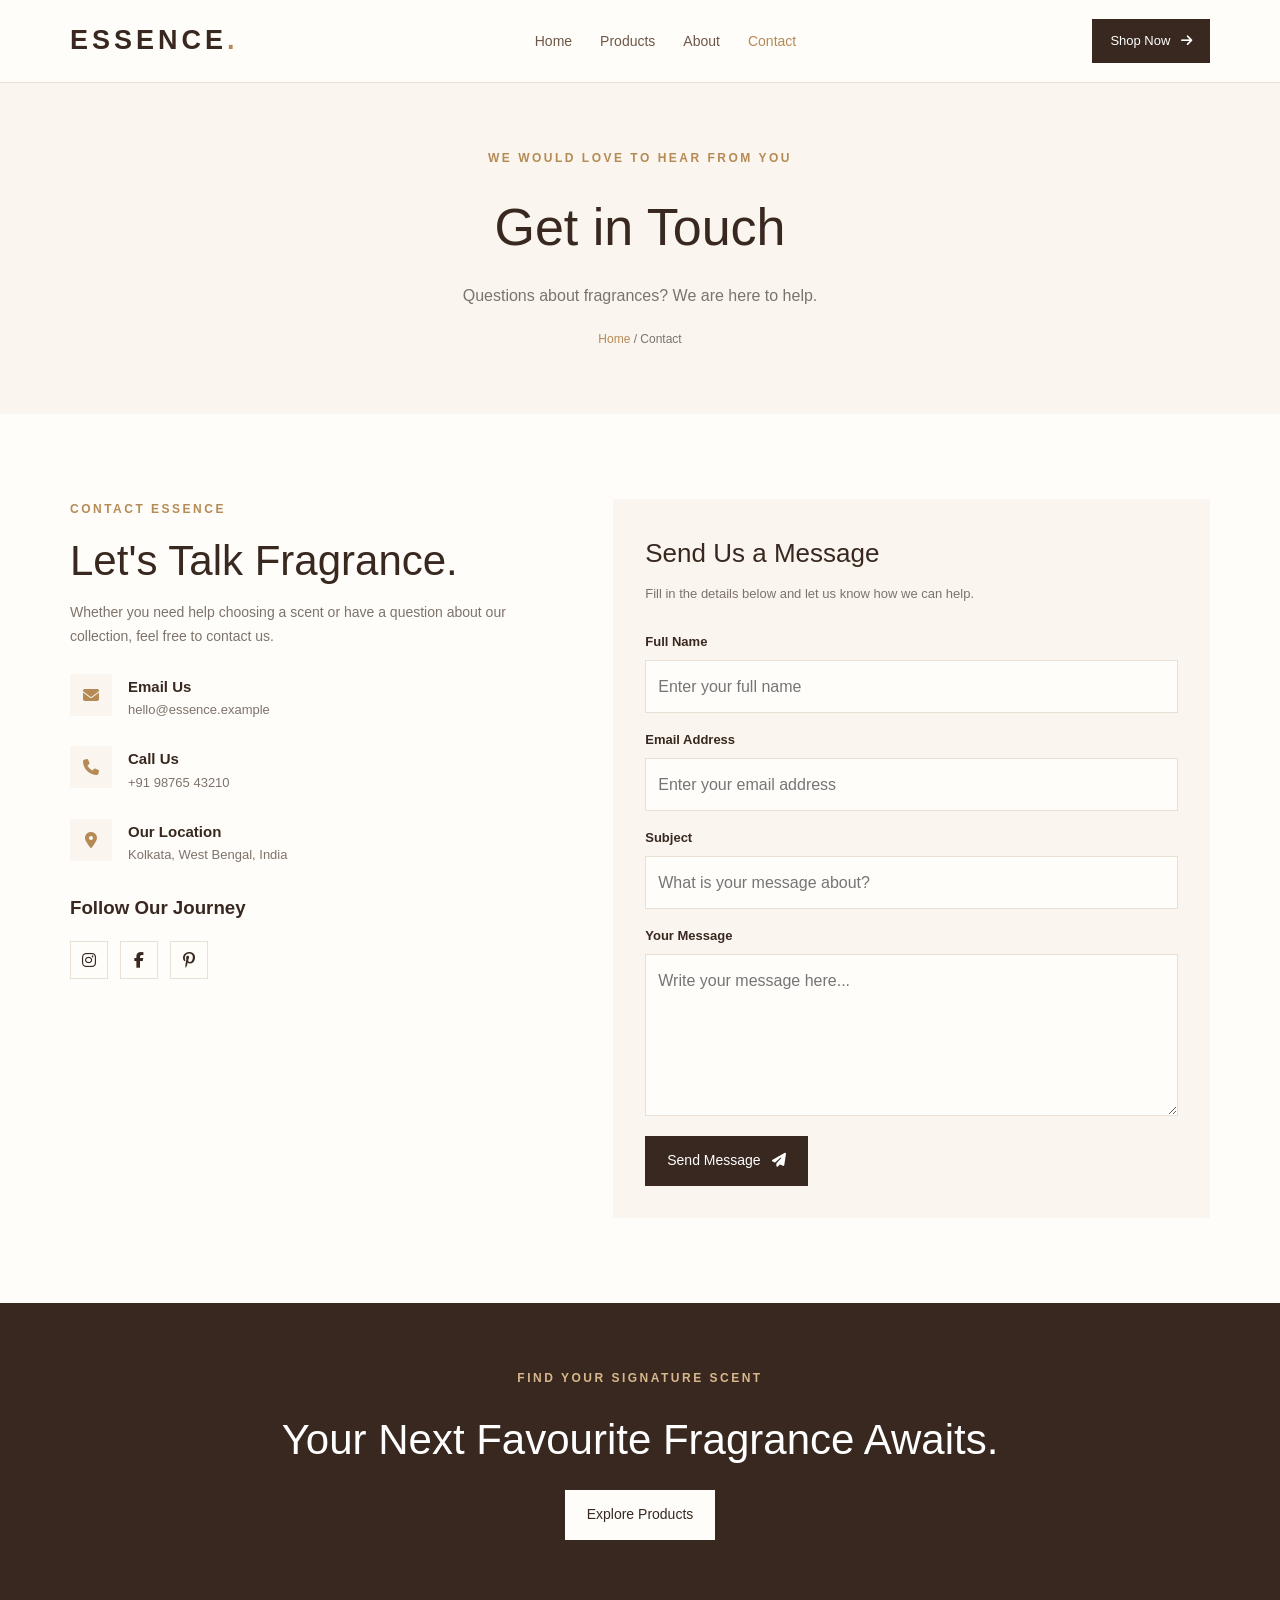
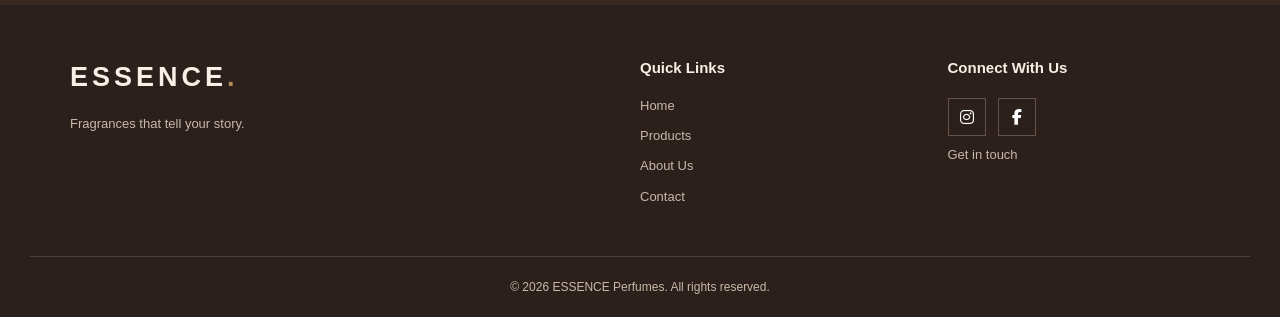
<file: perfume website/contact.html>
<!DOCTYPE html>
<html lang="en">
<head>
    <meta charset="UTF-8">
    <meta name="viewport" content="width=device-width, initial-scale=1.0">
    <title>Contact | ESSENCE</title>
    <link rel="stylesheet" href="style.css">
    <link rel="stylesheet" href="https://cdnjs.cloudflare.com/ajax/libs/font-awesome/6.7.2/css/all.min.css">
</head>
<body>

<header>
    <nav class="navbar">
        <a href="index.html" class="logo">ESSENCE<span>.</span></a>
        <ul class="nav-links">
            <li><a href="index.html">Home</a></li>
            <li><a href="products.html">Products</a></li>
            <li><a href="about.html">About</a></li>
            <li><a class="active" href="contact.html">Contact</a></li>
        </ul>
        <a href="products.html" class="nav-button">Shop Now <i class="fa-solid fa-arrow-right"></i></a>
    </nav>
</header>

<main>
    <section class="page-banner">
        <p class="eyebrow">WE WOULD LOVE TO HEAR FROM YOU</p>
        <h1>Get in Touch</h1>
        <p>Questions about fragrances? We are here to help.</p>
        <div class="breadcrumbs"><a href="index.html">Home</a> / Contact</div>
    </section>

    <section class="section">
        <div class="contact-container">
            <div class="contact-info">
                <p class="eyebrow">CONTACT ESSENCE</p>
                <h2>Let's Talk Fragrance.</h2>
                <p>Whether you need help choosing a scent or have a question about our collection, feel free to contact us.</p>

                <div class="contact-detail">
                    <i class="fa-solid fa-envelope"></i>
                    <div>
                        <h3>Email Us</h3>
                        <p>hello@essence.example</p>
                    </div>
                </div>

                <div class="contact-detail">
                    <i class="fa-solid fa-phone"></i>
                    <div>
                        <h3>Call Us</h3>
                        <p>+91 98765 43210</p>
                    </div>
                </div>

                <div class="contact-detail">
                    <i class="fa-solid fa-location-dot"></i>
                    <div>
                        <h3>Our Location</h3>
                        <p>Kolkata, West Bengal, India</p>
                    </div>
                </div>

                <h3>Follow Our Journey</h3>
                <div class="social-icons">
                    <a href="https://www.instagram.com/" aria-label="Instagram"><i class="fa-brands fa-instagram"></i></a>
                    <a href="https://www.facebook.com/" aria-label="Facebook"><i class="fa-brands fa-facebook-f"></i></a>
                    <a href="https://www.pinterest.com/" aria-label="Pinterest"><i class="fa-brands fa-pinterest-p"></i></a>
                </div>
            </div>

            <form class="contact-form" action="#" method="post">
                <h2>Send Us a Message</h2>
                <p>Fill in the details below and let us know how we can help.</p>

                <label for="name">Full Name</label>
                <input type="text" id="name" name="name" placeholder="Enter your full name" required>

                <label for="email">Email Address</label>
                <input type="email" id="email" name="email" placeholder="Enter your email address" required>

                <label for="subject">Subject</label>
                <input type="text" id="subject" name="subject" placeholder="What is your message about?" required>

                <label for="message">Your Message</label>
                <textarea id="message" name="message" rows="5" placeholder="Write your message here..." required></textarea>

                <button type="submit" class="button">Send Message <i class="fa-solid fa-paper-plane"></i></button>
            </form>
        </div>
    </section>

    <section class="promo">
        <p class="eyebrow">FIND YOUR SIGNATURE SCENT</p>
        <h2>Your Next Favourite Fragrance Awaits.</h2>
        <a href="products.html" class="button button-light">Explore Products</a>
    </section>
</main>

<footer>
    <div class="footer-content">
        <div><a href="index.html" class="logo footer-logo">ESSENCE<span>.</span></a><p>Fragrances that tell your story.</p></div>
        <div><h3>Quick Links</h3><a href="index.html">Home</a><a href="products.html">Products</a><a href="about.html">About Us</a><a href="contact.html">Contact</a></div>
        <div><h3>Connect With Us</h3><div class="social-icons"><a href="https://www.instagram.com/" aria-label="Instagram"><i class="fa-brands fa-instagram"></i></a><a href="https://www.facebook.com/" aria-label="Facebook"><i class="fa-brands fa-facebook-f"></i></a></div><a href="contact.html">Get in touch</a></div>
    </div>
    <div class="copyright">© 2026 ESSENCE Perfumes. All rights reserved.</div>
</footer>

</body>
</html>
</file>
<file: perfume website/style.css>
/* ===== GENERAL ===== */
* {
    margin: 0;
    padding: 0;
    box-sizing: border-box;
}

:root {
    --cream: #faf6ef;
    --white: #fffdf9;
    --brown: #382820;
    --brown-light: #6e5747;
    --gold: #b58a55;
    --muted: #7d736b;
    --border: #e9dfd2;
}

html {
    scroll-behavior: smooth;
    scroll-padding-top: 90px;
}

body {
    font-family: Arial, sans-serif;
    background: var(--white);
    color: var(--brown);
    line-height: 1.7;
}

img {
    display: block;
    max-width: 100%;
}

a {
    color: inherit;
    text-decoration: none;
}

button,
input,
textarea {
    font: inherit;
}

/* ===== NAVBAR ===== */
header {
    background: var(--white);
    border-bottom: 1px solid var(--border);
    position: sticky;
    top: 0;
    z-index: 100;
}

.navbar {
    max-width: 1200px;
    margin: auto;
    padding: 18px 30px;
    display: flex;
    align-items: center;
    justify-content: space-between;
    gap: 25px;
}

.logo {
    font-size: 27px;
    font-weight: bold;
    letter-spacing: 4px;
    white-space: nowrap;
}

.logo span {
    color: var(--gold);
}

.nav-links {
    display: flex;
    align-items: center;
    gap: 28px;
    list-style: none;
}

.nav-links a {
    color: var(--brown-light);
    font-size: 14px;
    transition: color 0.3s;
}

.nav-links a:hover,
.nav-links a.active {
    color: var(--gold);
}

.nav-button {
    padding: 11px 18px;
    background: var(--brown);
    color: white;
    font-size: 13px;
    transition: background 0.3s;
    white-space: nowrap;
}

/* ===== BUTTONS ===== */
.button {
    display: inline-block;
    background: var(--brown);
    color: white;
    padding: 13px 22px;
    border: none;
    cursor: pointer;
    font-size: 14px;
    transition: background 0.3s;
}

.button i,
.nav-button i {
    margin-left: 7px;
}

.button:hover,
.nav-button:hover {
    background: var(--gold);
}

.button-light {
    background: var(--white);
    color: var(--brown);
}

.button-light:hover {
    background: var(--border);
}

.text-link {
    color: var(--brown);
    font-size: 13px;
    font-weight: bold;
}

.text-link i {
    margin-left: 5px;
    color: var(--gold);
}

.center-button {
    text-align: center;
    margin-top: 45px;
}

.eyebrow {
    color: var(--gold);
    font-size: 12px;
    font-weight: bold;
    letter-spacing: 2.5px;
    margin-bottom: 15px;
}

/* ===== HOME HERO ===== */
.hero {
    max-width: 1200px;
    margin: auto;
    padding: 65px 30px 75px;
    display: flex;
    align-items: center;
    gap: 65px;
}

.hero-content,
.hero-image {
    flex: 1;
    min-width: 0;
}

.hero h1 {
    font-size: clamp(38px, 5vw, 64px);
    line-height: 1.13;
    font-weight: 500;
    letter-spacing: -1.5px;
    margin-bottom: 22px;
}

.hero h1 span {
    color: var(--gold);
}

.hero-content > p:not(.eyebrow) {
    color: var(--muted);
    max-width: 440px;
    margin-bottom: 28px;
}

.hero-image {
    position: relative;
}

.hero-image img {
    width: 100%;
    height: 480px;
    object-fit: cover;
    background: var(--cream);
}

.image-label {
    position: absolute;
    bottom: 20px;
    left: 20px;
    right: 20px;
    background: rgba(255, 253, 249, 0.94);
    padding: 14px 18px;
}

.image-label span,
.image-label strong {
    display: block;
}

.image-label span {
    color: var(--gold);
    font-size: 10px;
    letter-spacing: 2px;
}

.image-label strong {
    font-size: 18px;
}

.hero-note {
    margin-top: 30px;
    display: flex;
    align-items: center;
    gap: 10px;
    color: var(--muted);
    font-size: 12px;
}

.hero-note i {
    color: var(--gold);
    font-size: 19px;
}

/* ===== BENEFITS ===== */
.benefits {
    background: var(--cream);
    display: flex;
    justify-content: center;
    align-items: center;
    flex-wrap: wrap;
    gap: 35px;
    padding: 25px 20px;
}

.benefits div {
    display: flex;
    align-items: center;
    gap: 10px;
    font-size: 13px;
}

.benefits i {
    color: var(--gold);
    font-size: 19px;
}

/* ===== GENERAL SECTIONS ===== */
.section {
    max-width: 1200px;
    margin: auto;
    padding: 85px 30px;
}

.section-heading {
    text-align: center;
    margin-bottom: 42px;
}

.section-heading h2,
.story-content h2,
.contact-info h2 {
    font-size: clamp(29px, 4vw, 42px);
    line-height: 1.25;
    font-weight: 500;
    margin-bottom: 14px;
}

.section-heading > p:last-child {
    color: var(--muted);
    font-size: 14px;
}

/* ===== PRODUCT CARDS ===== */
.product-grid {
    display: grid;
    grid-template-columns: repeat(3, minmax(0, 1fr));
    gap: 30px;
}

.product-card {
    background: var(--white);
    border: 1px solid var(--border);
    padding: 14px 14px 22px;
    transition: transform 0.3s, box-shadow 0.3s;
    min-width: 0;
}

.product-card:hover {
    transform: translateY(-5px);
    box-shadow: 0 12px 30px rgba(56, 40, 32, 0.09);
}

.product-card img {
    width: 100%;
    height: 280px;
    object-fit: cover;
    margin-bottom: 20px;
    background: var(--cream);
}

.product-type {
    color: var(--gold);
    font-size: 10px;
    font-weight: bold;
    letter-spacing: 1.7px;
    margin-bottom: 7px;
}

.product-card h3 {
    font-size: 21px;
    font-weight: 500;
    margin-bottom: 5px;
}

.product-card .price {
    font-weight: bold;
    margin: 12px 0;
}

.product-description {
    color: var(--muted);
    font-size: 13px;
    margin: 10px 0;
}

.product-card .button {
    margin-top: 7px;
}

/* ===== STORY / ABOUT ===== */
.story-preview {
    background: var(--cream);
    display: flex;
    align-items: center;
    gap: 65px;
    padding: 75px max(30px, calc((100% - 1140px) / 2));
}

.story-image,
.story-content {
    flex: 1;
    min-width: 0;
}

.story-image img {
    width: 100%;
    height: 430px;
    object-fit: cover;
    background: var(--border);
}

.story-content > p:not(.eyebrow) {
    color: var(--muted);
    margin: 16px 0;
    font-size: 14px;
}

.story-content .button {
    margin-top: 12px;
}

.about-story {
    background: var(--white);
}

/* ===== PROMO BANNER ===== */
.promo {
    background: var(--brown);
    color: white;
    text-align: center;
    padding: 65px 25px;
}

.promo .eyebrow {
    color: #d8b78b;
}

.promo h2 {
    font-size: clamp(28px, 4vw, 42px);
    font-weight: 500;
    margin-bottom: 15px;
}

.promo > p:not(.eyebrow) {
    color: #e0d6cc;
    margin-bottom: 25px;
}

/* ===== INNER PAGE BANNER ===== */
.page-banner {
    background: var(--cream);
    text-align: center;
    padding: 65px 25px;
}

.page-banner h1 {
    font-size: clamp(36px, 5vw, 52px);
    font-weight: 500;
    margin-bottom: 10px;
}

.page-banner > p:not(.eyebrow) {
    color: var(--muted);
}

.breadcrumbs {
    font-size: 12px;
    color: var(--muted);
    margin-top: 20px;
}

.breadcrumbs a {
    color: var(--gold);
}

/* ===== ABOUT VALUES ===== */
.values-section {
    background: var(--cream);
    max-width: none;
}

.values-section .section-heading,
.values-grid {
    max-width: 1140px;
    margin-left: auto;
    margin-right: auto;
}

.values-grid {
    display: grid;
    grid-template-columns: repeat(3, minmax(0, 1fr));
    gap: 25px;
}

.value-card {
    background: var(--white);
    text-align: center;
    padding: 35px 25px;
    border: 1px solid var(--border);
}

.value-card > i {
    color: var(--gold);
    font-size: 29px;
    margin-bottom: 18px;
}

.value-card h3 {
    font-size: 19px;
    margin-bottom: 12px;
}

.value-card p {
    color: var(--muted);
    font-size: 13px;
}

/* ===== CONTACT ===== */
.contact-container {
    display: grid;
    grid-template-columns: 0.9fr 1.1fr;
    gap: 55px;
    align-items: start;
}

.contact-info > p:not(.eyebrow) {
    color: var(--muted);
    font-size: 14px;
    margin-bottom: 25px;
}

.contact-detail {
    display: flex;
    align-items: flex-start;
    gap: 16px;
    margin: 25px 0;
}

.contact-detail > i {
    width: 42px;
    height: 42px;
    background: var(--cream);
    color: var(--gold);
    display: flex;
    justify-content: center;
    align-items: center;
    flex-shrink: 0;
}

.contact-detail h3 {
    font-size: 15px;
}

.contact-detail p {
    color: var(--muted);
    font-size: 13px;
    overflow-wrap: anywhere;
}

.social-icons {
    display: flex;
    gap: 12px;
    margin-top: 18px;
}

.social-icons a {
    width: 38px;
    height: 38px;
    border: 1px solid var(--border);
    display: flex;
    align-items: center;
    justify-content: center;
    transition: background 0.3s, color 0.3s;
}

.social-icons a:hover {
    background: var(--brown);
    color: white;
}

.contact-form {
    background: var(--cream);
    padding: 32px;
}

.contact-form h2 {
    font-size: 26px;
    font-weight: 500;
    margin-bottom: 8px;
}

.contact-form > p {
    color: var(--muted);
    font-size: 13px;
    margin-bottom: 25px;
}

.contact-form label {
    display: block;
    font-size: 13px;
    font-weight: bold;
    margin: 16px 0 7px;
}

.contact-form input,
.contact-form textarea {
    display: block;
    width: 100%;
    padding: 12px;
    border: 1px solid var(--border);
    background: var(--white);
    color: var(--brown);
    outline: none;
}

.contact-form input:focus,
.contact-form textarea:focus {
    border-color: var(--gold);
}

.contact-form textarea {
    resize: vertical;
}

.contact-form .button {
    margin-top: 20px;
}

/* ===== FOOTER ===== */
footer {
    background: #2b201b;
    color: #f8f0e7;
    padding: 50px 30px 0;
}

.footer-content {
    max-width: 1140px;
    margin: auto;
    display: grid;
    grid-template-columns: 2fr 1fr 1fr;
    gap: 45px;
    padding-bottom: 40px;
}

.footer-logo {
    display: inline-block;
    margin-bottom: 12px;
}

.footer-content p {
    color: #c8b9ab;
    font-size: 13px;
}

.footer-content h3 {
    font-size: 15px;
    margin-bottom: 15px;
}

.footer-content > div > a:not(.logo) {
    display: block;
    color: #c8b9ab;
    font-size: 13px;
    margin: 8px 0;
}

.footer-content > div > a:hover {
    color: white;
}

.footer-content .social-icons a {
    color: white;
    border-color: #65534a;
}

.copyright {
    border-top: 1px solid #514139;
    padding: 20px 0;
    text-align: center;
    color: #c8b9ab;
    font-size: 12px;
}

/* ===== TABLET ===== */
@media (max-width: 900px) {
    .navbar {
        flex-wrap: wrap;
        justify-content: center;
    }

    .hero {
        gap: 30px;
    }

    .hero-image img {
        height: 400px;
    }

    .story-preview {
        gap: 35px;
    }

    .product-card img {
        height: 230px;
    }

    .contact-container {
        gap: 30px;
    }
}

/* ===== MOBILE ===== */
@media (max-width: 650px) {
    .navbar {
        padding: 16px 18px;
        gap: 14px;
    }

    .logo {
        font-size: 23px;
    }

    .nav-links {
        width: 100%;
        justify-content: center;
        flex-wrap: wrap;
        gap: 12px 20px;
        order: 3;
    }

    .nav-links a {
        font-size: 13px;
    }

    .nav-button {
        padding: 9px 12px;
        font-size: 12px;
    }

    .hero {
        flex-direction: column;
        align-items: stretch;
        padding: 45px 20px;
        gap: 35px;
    }

    .hero h1 {
        font-size: 42px;
    }

    .hero-image img {
        height: 340px;
    }

    .benefits {
        align-items: flex-start;
        flex-direction: column;
        gap: 15px;
        padding: 25px;
    }

    .section {
        padding: 60px 20px;
    }

    .product-grid {
        grid-template-columns: 1fr;
        gap: 25px;
    }

    .product-card img {
        height: 300px;
    }

    .story-preview {
        flex-direction: column;
        padding: 55px 20px;
        gap: 30px;
    }

    .story-image img {
        height: 320px;
    }

    .values-grid {
        grid-template-columns: 1fr;
    }

    .page-banner {
        padding: 45px 20px;
    }

    .contact-container {
        grid-template-columns: 1fr;
    }

    .contact-form {
        padding: 22px;
    }

    .footer-content {
        grid-template-columns: 1fr;
        gap: 30px;
    }

    footer {
        padding: 40px 22px 0;
    }
}
</file>
